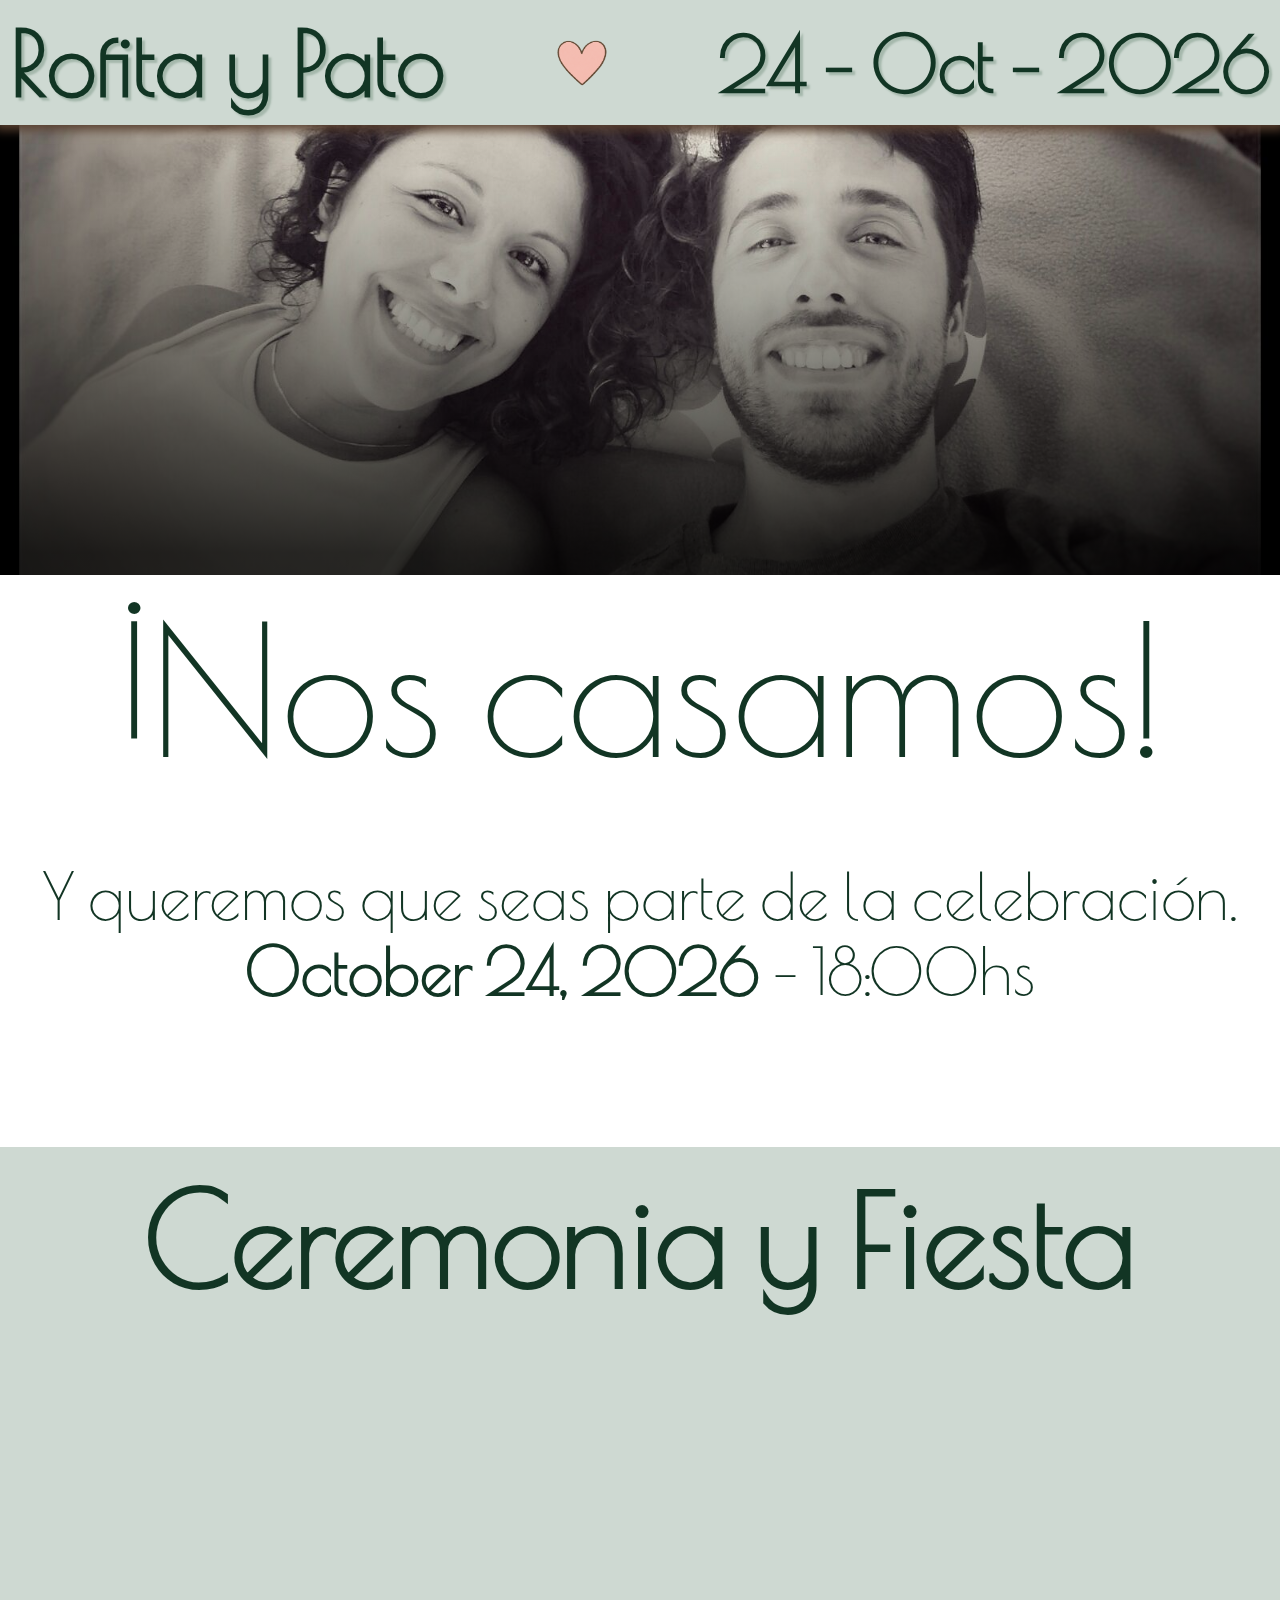
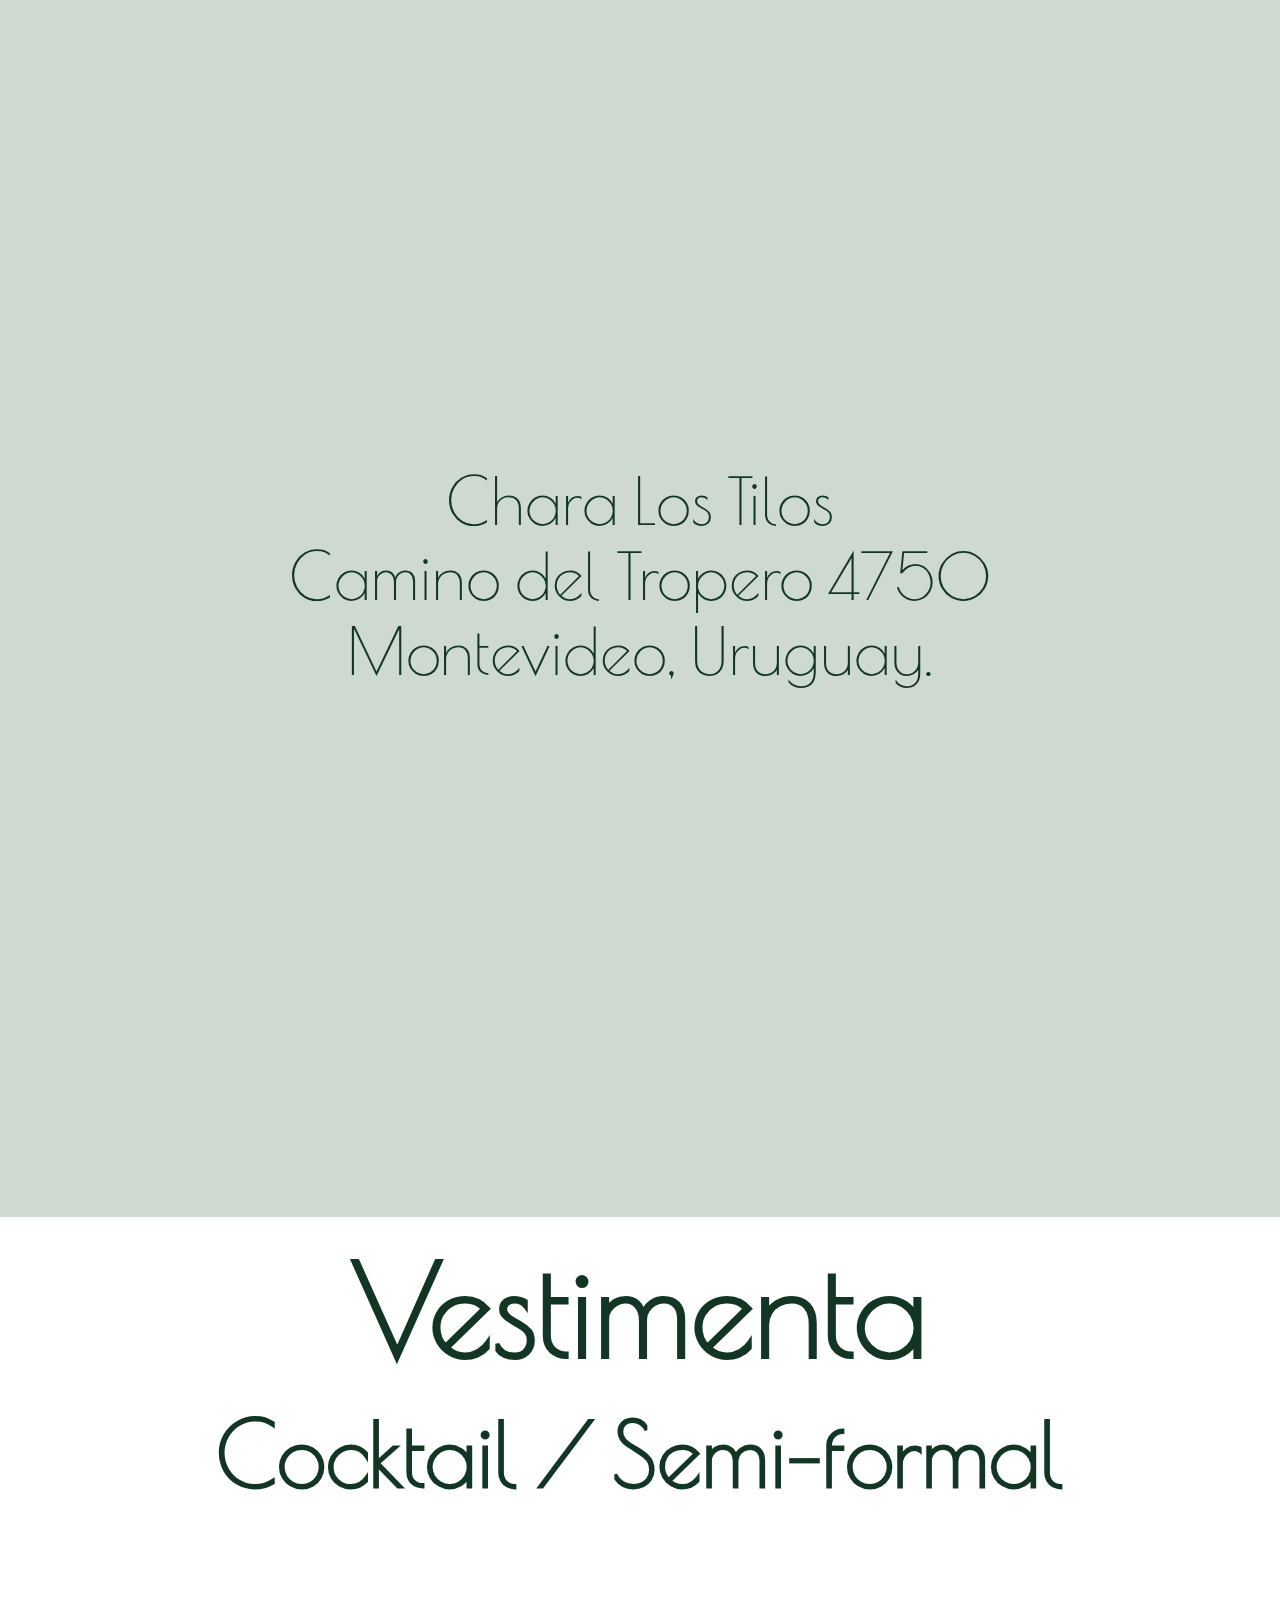
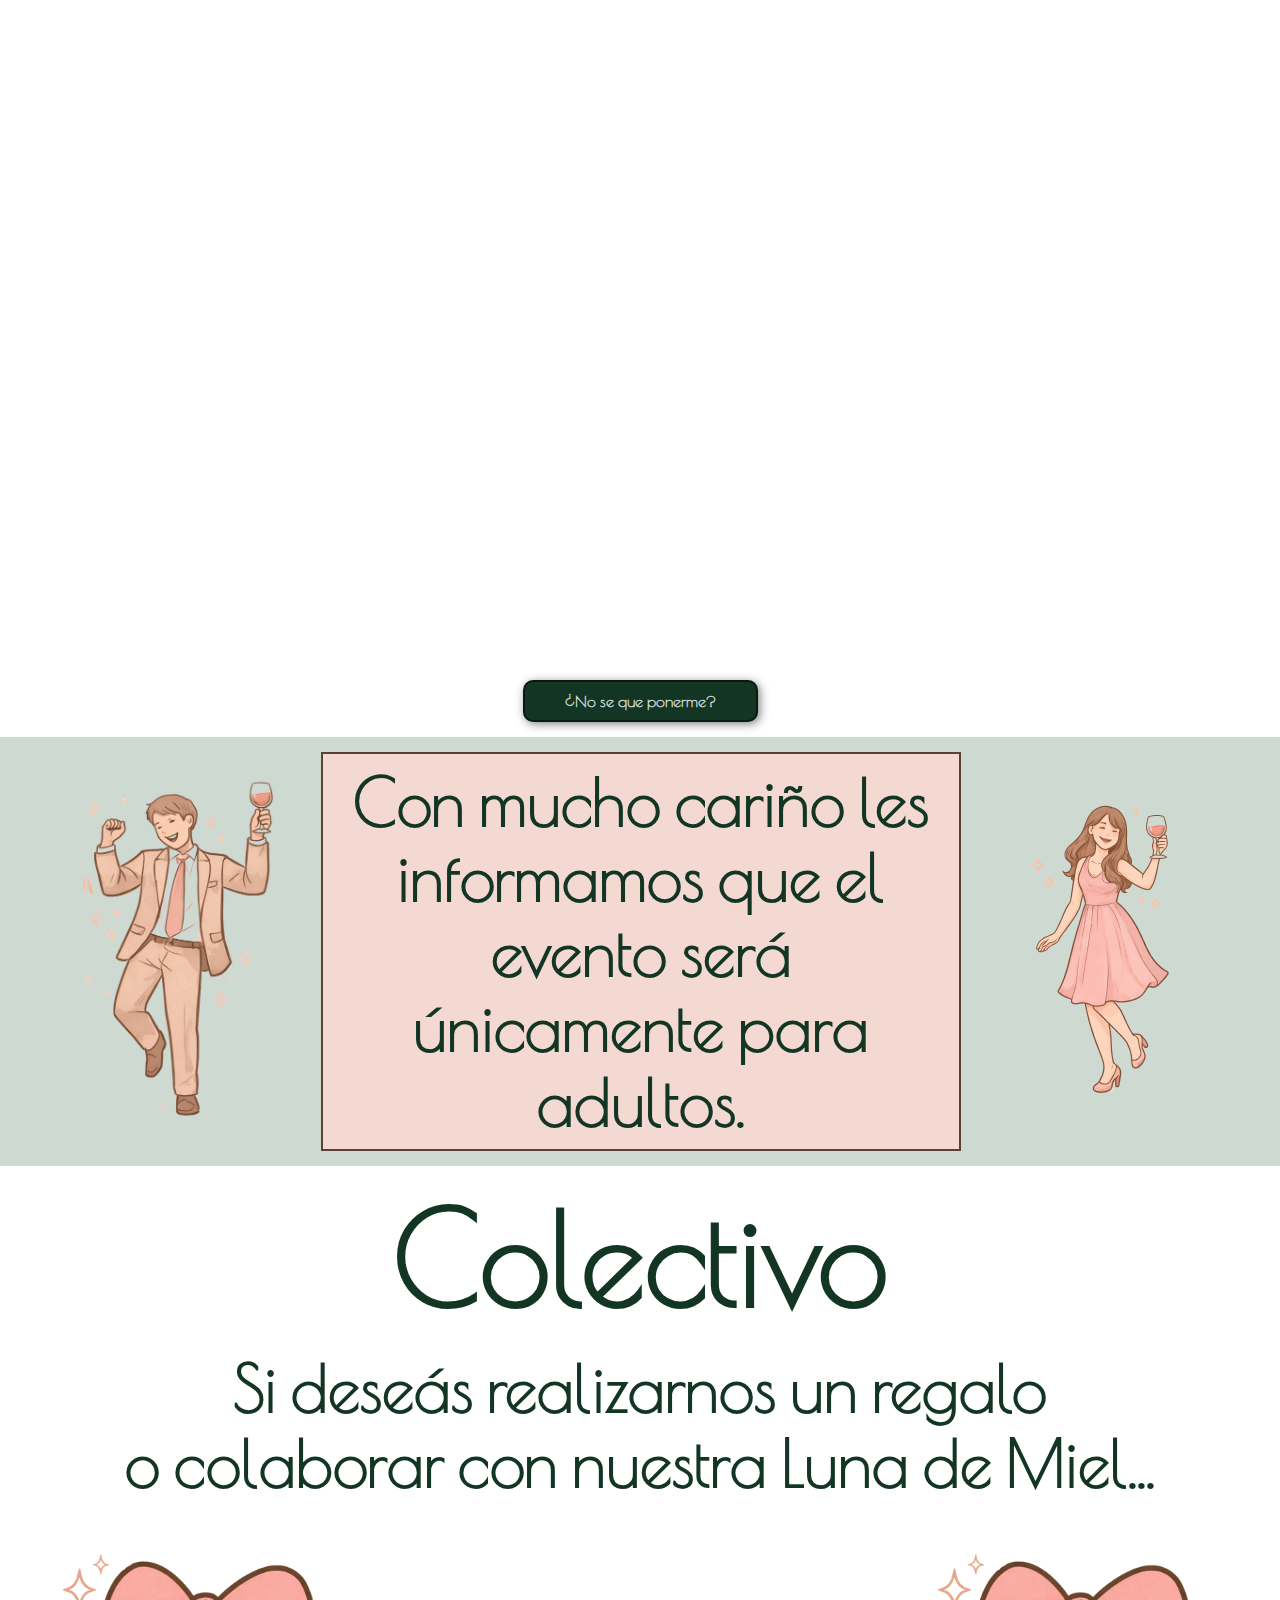
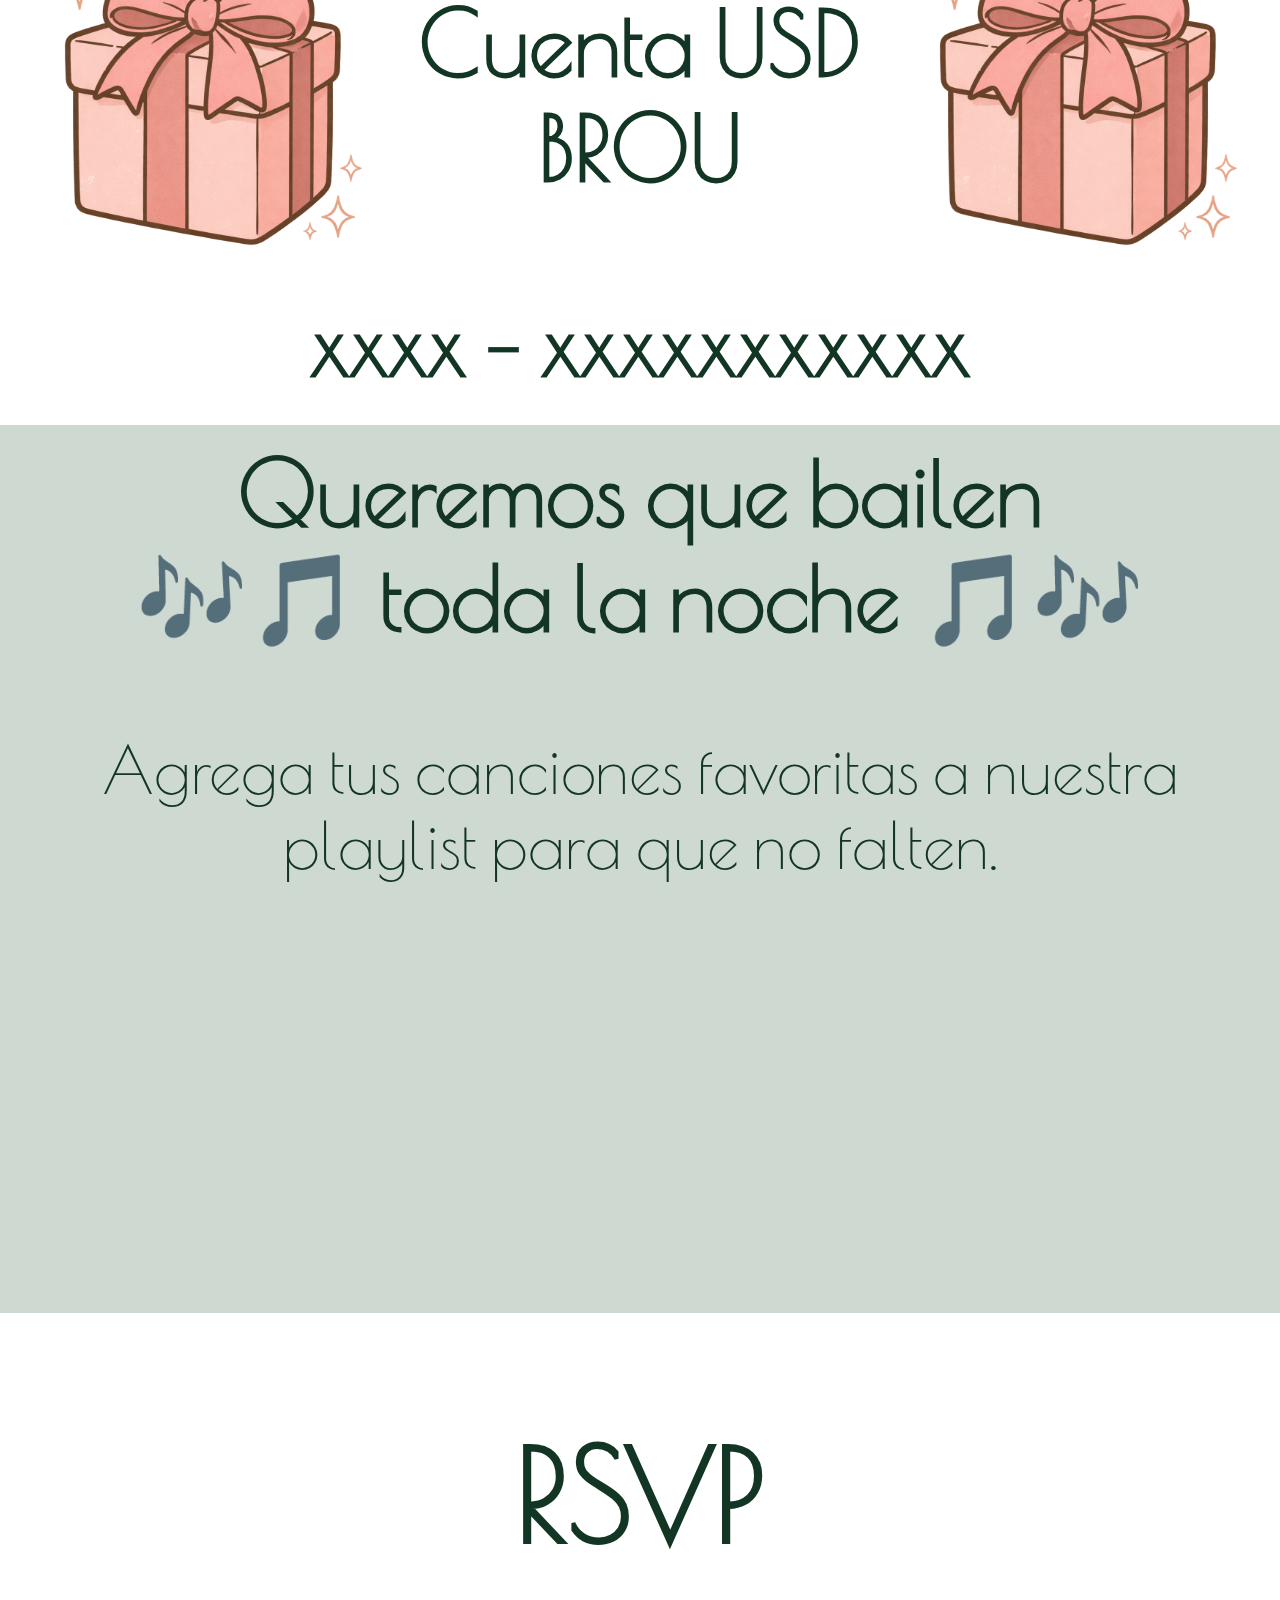
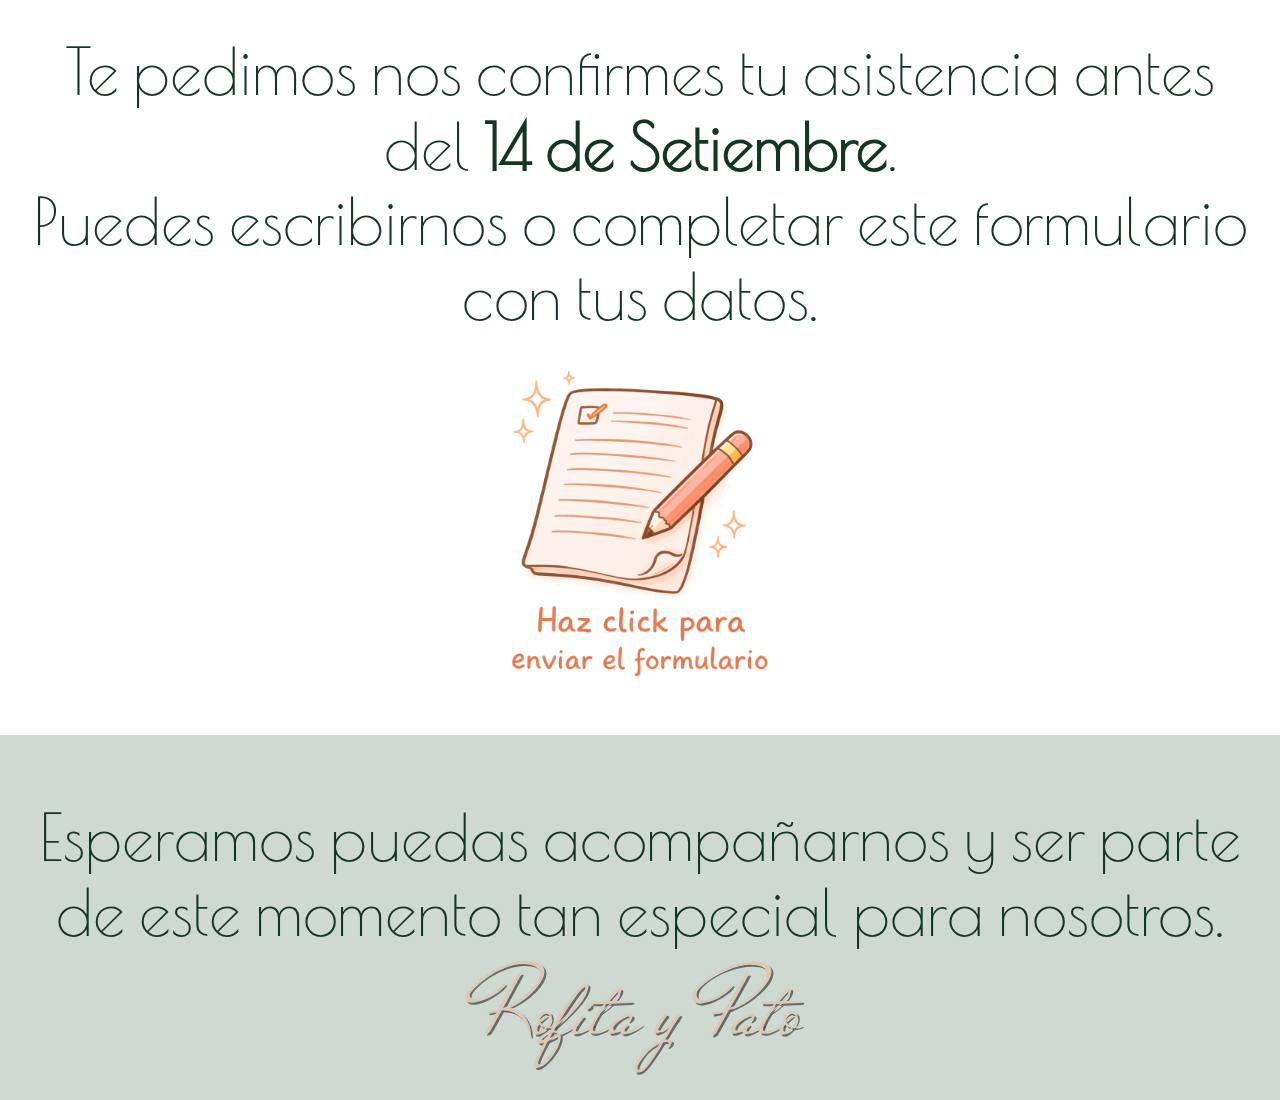
<file: index.html>
<!doctype html>
<html lang="en">

<head>
  <meta charset="utf-8" />
  <meta name="viewport" content="width=device-width,initial-scale=1" />
  <title>Wedding Invitation — [Names]</title>
  <link rel="stylesheet" type="text/css" href="style.css">
  <link rel="preconnect" href="https://fonts.googleapis.com">
  <link rel="preconnect" href="https://fonts.gstatic.com" crossorigin>
  <link href="https://fonts.googleapis.com/css2?family=Mr+De+Haviland&display=swap" rel="stylesheet">
  <link href="https://fonts.googleapis.com/css2?family=Poiret+One&display=swap" rel="stylesheet">
  <script src="utils.js" defer></script>
</head>

<body>
  <header>
    <div class="container">
      <h3 class="logo">Rofita y Pato</h3>
      <img id="cora" src="cora.png" class="headShake">
      <h4 class="fecha">24 - Oct - 2026</h4>
    </div>
  </header>

  <section id="nosotros-blancoynegro">
    <h1 class="nombres fade-in-text">Rofita y Pato</h1>
  </section>

  <section id="nos-casamos">

    <h1 class="poiret-one-regular">¡Nos casamos!</h1>

    <p>Y queremos que seas parte de la celebración.<br>
      <strong id="wdate">Octubre 24, 2026</strong> - 18:00hs
    </p>

    <div class="countdown" aria-live="polite" role="timer" title="Countdown to wedding"
      data-countdown="2026-10-24T18:00:00">
      <div class="cd-item animate">
        <div class="cd-num" id="days">--</div>
        <div class="cd-label">Dias</div>
      </div>
      <div class="cd-item animate">
        <div class="cd-num" id="hours">--</div>
        <div class="cd-label">Horas</div>
      </div>
      <div class="cd-item animate">
        <div class="cd-num" id="minutes">--</div>
        <div class="cd-label">Minutos</div>
      </div>
    </div>
  </section>

  <section id="ubicacion">
    <h2>Ceremonia y Fiesta</h2>
    <img id="los-tilos" src="tilos.jpeg" />
    <p>Chara Los Tilos<br>Camino del Tropero 4750<br>Montevideo, Uruguay.</p>

    <iframe id="mapa-img"
      src="https://www.google.com/maps/embed?pb=!1m18!1m12!1m3!1d3275.658153861353!2d-56.37135989999999!3d-34.81454130000001!2m3!1f0!2f0!3f0!3m2!1i1024!2i768!4f13.1!3m3!1m2!1s0x95a1d0854166c1b5%3A0xe8a22c7a58378835!2sLos%20Tilos!5e0!3m2!1ses!2sus!4v1767017715529!5m2!1ses!2sus"
      width="600" height="450" style="border:0;" allowfullscreen="" loading="lazy"
      referrerpolicy="no-referrer-when-downgrade"></iframe>
  </section>

  <section id="vestimenta">
    <h2>Vestimenta</h2>
    <h3>Cocktail / Semi-formal</h3>
    <div class="patos">
      <a class="pato-swing">
        <img id="patos-img" src="lola.jpeg" />
      </a>
      <a class="pato-swing">
        <img id="patos-img" src="cuack.jpeg" />
      </a>
    </div>
    <button onclick="window.location.href='vestimenta.html'">¿No se que ponerme?</button>
  </section>

  <section id="solo-adultos">
    <img id="hombre-baila" src="hombre-baila.png" />
    <p class="text-box">Con mucho cariño les informamos que el evento será únicamente para adultos.</p>
    <img id="mujer-baila" src="mujer-baila.png" />
    <div id="gif-popup">
      <img src="giphy.gif" alt="GIF especial">
    </div>
  </section>

  <section id="regalos">
    <h2>Colectivo</h2>
    <p>Si deseás realizarnos un regalo<br>o colaborar con nuestra Luna de Miel... </p>
    <div id="cuentas">
      <img id="regalo-left" src="caja-regalo.png" />
      <h3>Cuenta USD BROU</h3>
      <img id="regalo-right" src="caja-regalo.png" />
    </div>
    <h3>xxxx - xxxxxxxxxxx</h3>
  </section>

  <section id="playlist">
    <h3>Queremos que bailen<br>🎶🎵 toda la noche 🎵🎶</h3>
    <p>Agrega tus canciones favoritas a nuestra playlist para que no falten.</p>
    <iframe data-testid="embed-iframe" style="border-radius:12px" src="https://open.spotify.com/embed/playlist/2ao8VADzttiN3mSIvfvfzy?utm_source=generator" width="100%" height="352" frameBorder="0" allowfullscreen="" allow="autoplay; clipboard-write; encrypted-media; fullscreen; picture-in-picture" loading="lazy"></iframe>
  </section>

  <section id="rsvp">
    <h2>RSVP</h2>
    <p>Te pedimos nos confirmes tu asistencia antes del <b>14 de Setiembre</b>.<br>Puedes escribirnos o completar este formulario con tus datos.</p>
    <a class="form" href="https://docs.google.com/forms/d/e/1FAIpQLScRUPbW--csvz3JkRe1Rbudj_n-g8aUnfjLVj1grb3Ectc1Pg/viewform?usp=sharing&ouid=114235544272346875954">
        <img id="formulario" src="formulario.png" />
      </a>
  </section>

  <section id="despedida">
    <p>Esperamos puedas acompañarnos y ser parte de este momento tan especial para nosotros.</p>
    <h1 class="nombres">Rofita y Pato</h1>
  </section>

  <script>
    // --- Countdown logic (editable by changing data-countdown on the .countdown element) ---
    (function () {
      const countdownEl = document.querySelector('[data-countdown]');
      if (!countdownEl) return;
      const targetISO = countdownEl.getAttribute('data-countdown');
      const targetDate = new Date(targetISO);
      const daysEl = document.getElementById('days');
      const hoursEl = document.getElementById('hours');
      const minutesEl = document.getElementById('minutes');
      const secondsEl = document.getElementById('seconds');
      const wdate = document.getElementById('wdate');
      if (wdate) wdate.textContent = targetDate.toLocaleDateString(undefined, { year: 'numeric', month: 'long', day: 'numeric' });

      function update() {
        const now = new Date();
        let diff = Math.max(0, targetDate - now);
        const sec = Math.floor(diff / 1000) % 60;
        const min = Math.floor(diff / 1000 / 60) % 60;
        const hr = Math.floor(diff / 1000 / 60 / 60) % 24;
        const day = Math.floor(diff / 1000 / 60 / 60 / 24);
        daysEl.textContent = String(day).padStart(2, '0');
        hoursEl.textContent = String(hr).padStart(2, '0');
        minutesEl.textContent = String(min).padStart(2, '0');
        secondsEl.textContent = String(sec).padStart(2, '0');

        if (diff <= 0) {
          // event started — change message
          countdownEl.innerHTML = '<div style="padding:14px; font-weight:700; color:var(--accent)">Today is the day — welcome!</div>';
          clearInterval(tInt);
        }
      }
      update();
      const tInt = setInterval(update, 1000);
    })();

  </script>
</body>

</html>
</file>
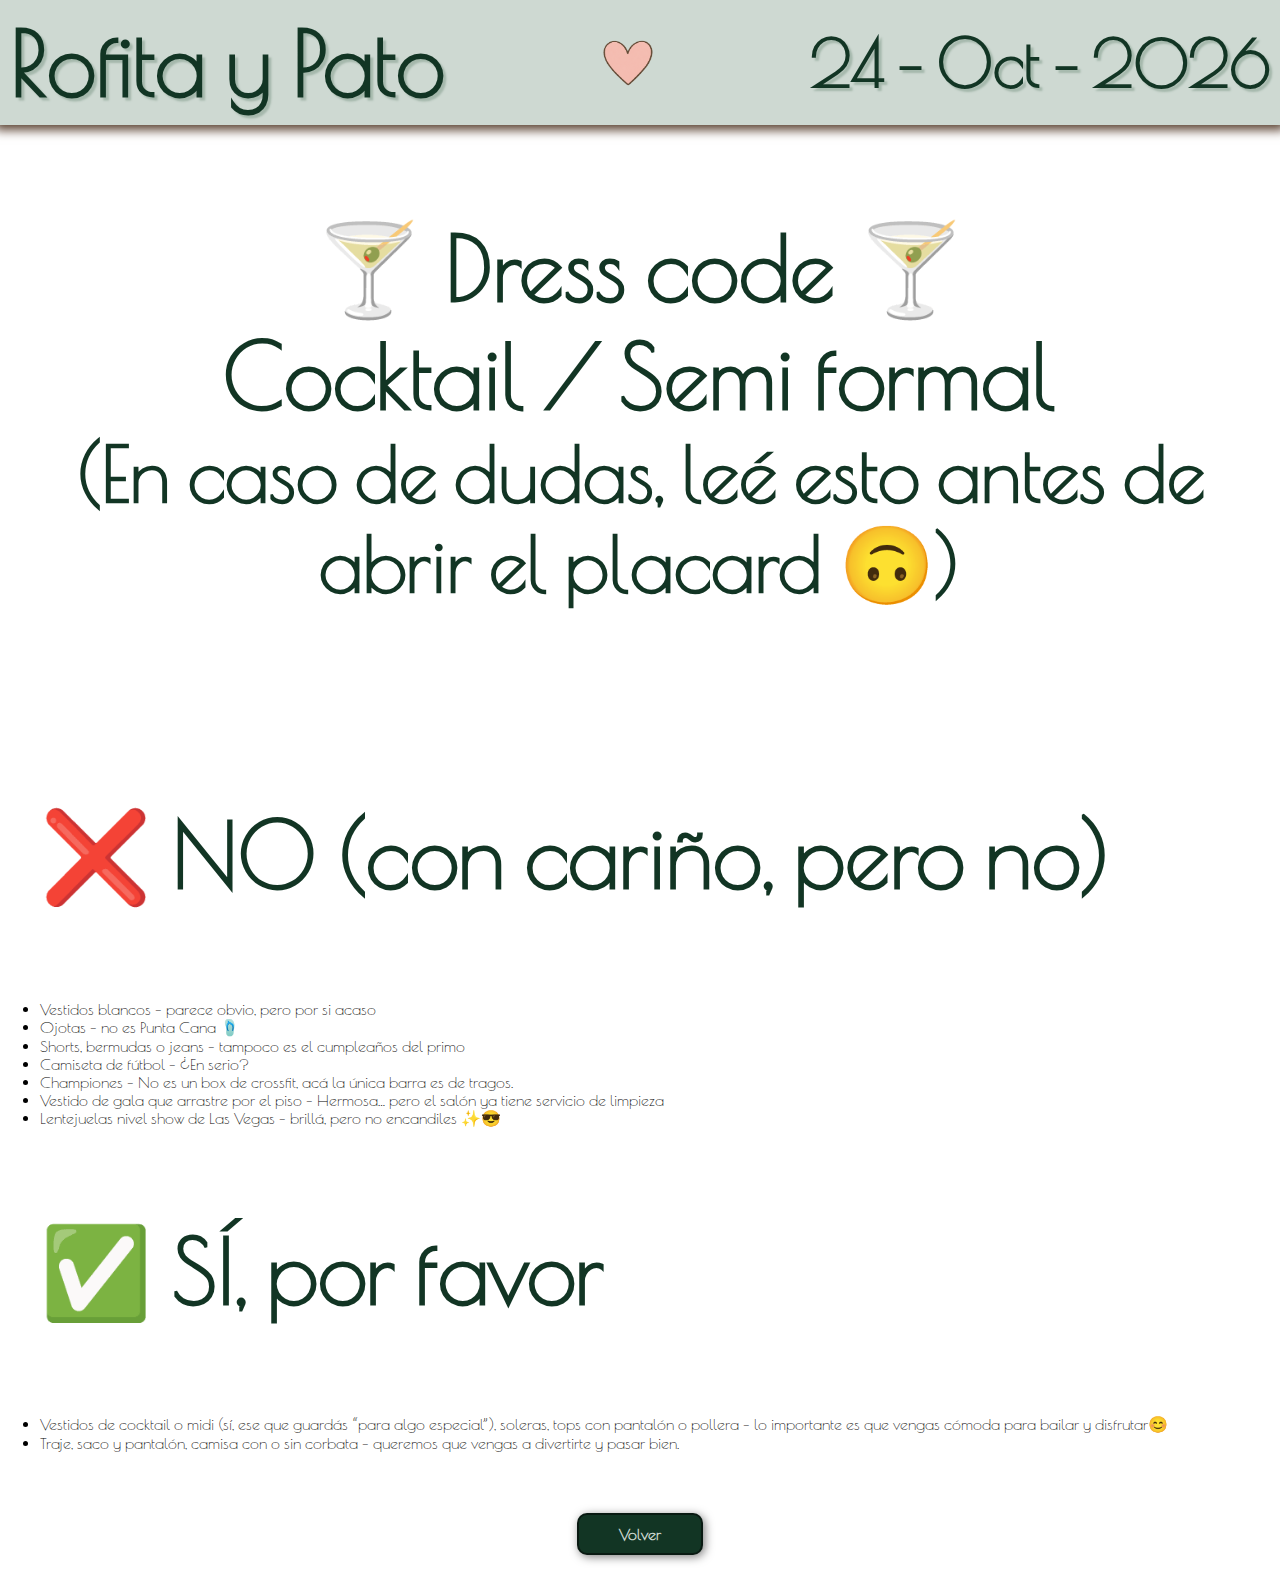
<file: vestimenta.html>
<!doctype html>
<html lang="en">

<head>
  <meta charset="utf-8" />
  <meta name="viewport" content="width=device-width,initial-scale=1" />
  <title>Wedding Invitation — [Names]</title>
  <link rel="stylesheet" type="text/css" href="style.css">
  <link rel="preconnect" href="https://fonts.googleapis.com">
  <link rel="preconnect" href="https://fonts.gstatic.com" crossorigin>
  <link href="https://fonts.googleapis.com/css2?family=Mr+De+Haviland&display=swap" rel="stylesheet">
  <link href="https://fonts.googleapis.com/css2?family=Poiret+One&display=swap" rel="stylesheet">
  <script src="utils.js" defer></script>
</head>

<body>
  <header>
    <div class="container">
      <h3 class="logo">Rofita y Pato</h3>
      <img id="cora" src="cora.png" class="headShake">
      <p class="fecha">24 - Oct - 2026</p>
    </div>
  </header>
  <section id="titulo">
    <h3>🍸 Dress code 🍸<br>Cocktail / Semi formal </h3>
    <h4>(En caso de dudas, leé esto antes de abrir el placard 🙃)</h4>
  </section>

  <section>
    <ul>
      <h3>❌ NO (con cariño, pero no)</h3>

      <li>Vestidos blancos – parece obvio, pero por si acaso
      </li>
      <li>
        Ojotas – no es Punta Cana 🩴
      </li>
      <li>
        Shorts, bermudas o jeans – tampoco es el cumpleaños del primo
      </li>
      <li>
        Camiseta de fútbol – ¿En serio?
      </li>
      <li>
        Championes – No es un box de crossfit, acá la única barra es de tragos.
      </li>
      <li>
        Vestido de gala que arrastre por el piso – Hermosa… pero el salón ya tiene servicio de limpieza
      </li>
      <li>
        Lentejuelas nivel show de Las Vegas – brillá, pero no encandiles ✨😎
      </li>
    </ul>

    <ul>
      <h3>✅ SÍ, por favor</h3>

      <li>
        Vestidos de cocktail o midi (sí, ese que guardás “para algo especial”), soleras, tops con pantalón o pollera –
        lo importante es que vengas cómoda para bailar y disfrutar😊
      </li>
      <li>
        Traje, saco y pantalón, camisa con o sin corbata – queremos que vengas a divertirte y pasar bien.
      </li>

    </ul>
  </section>

  <section id="volver">
    <button onclick="history.back()">Volver</button>
  </section>

</body>

</html>
</file>
<file: style.css>
* {
  box-sizing: border-box
}

body {
  padding: 0;
  margin: 0;
  background: linear-gradient(180deg, var(--bg), #f7d2d2);
  font-family: "Poiret One", sans-serif;
}

h1 {
  font-size: 14vw;
  color: #123524;
}

h2 {
  font-size: 10vw;
  color: #123524;
}

h3 {
  font-size: 7vw;
  color: #123524;
}

h4 {
  font-size: 6vw;
  color: #123524;
}

p {
  font-size: 5vw;
  color: #123524;
}

.container {
  max-width: 1400px;
  margin: auto;
}

header {
  background-color: #CED9D2;
  position: sticky;
  top: 0;
  z-index: 9999;
  box-shadow: 0 0 10px 5px #5A4130;
}

header .container {
  display: flex;
  justify-content: space-between;
  width: 100%;
  align-items: center;
  flex-direction: row;
}

header .logo {
  margin: 0;
  padding: 10px;
  font-weight: bold;
  text-shadow: 3px 3px 2px #a5b8ac;
}

header #cora {
  width: 5vw;
  animation: headShake 5s infinite;
}

header .fecha {
  margin: 0;
  padding: 10px;
  font-weight: bold;
  text-shadow: 3px 3px 2px #a5b8ac;

}

#nosotros-blancoynegro {
  background-image: linear-gradient(0deg,
      rgba(0, 0, 0, 0.8) 5%,
      rgba(0, 0, 0, 0) 100%), url("nosotros.jpg");
  background-size: cover;
  background-repeat: no-repeat;
  background-position: center center;
  height: 50vh;
  display: flex;
  align-items: center;
  justify-content: end;
  text-align: center;
  flex-direction: column;
  padding: 0;
  margin: 0;
}

.nombres {
  font-family: "Mr De Haviland";
  color: #DCC8B4;
  font-size: 6em;
  padding-bottom: 10px;
  font-weight: normal;
  margin: 0;
  text-shadow: 2px 2px rgba(0, 0, 0, 0.5);
}

.poiret-one-regular {
  padding: 0;
  margin: 0;
  display: flex;
  align-items: center;
  justify-content: end;
  text-align: center;
  flex-direction: column;
  font-family: "Poiret One", sans-serif;
  font-weight: 400;
  font-style: normal;
}

.countdown {
  display: flex;
  gap: 25px;
  align-items: center;
  flex-wrap: wrap;
}

.cd-item {
  opacity: 0;
  background: #F3D9D2;
  padding: 12px 14px;
  border-radius: 10px;
  min-width: 84px;
  text-align: center;
  box-shadow: 5px 5px 3px #5A4130
}

.cd-is-visible {
  animation: pop-in 1.5s cubic-bezier(0.38, 0.97, 0.56, 0.76) forwards;
}

.cd-num {
  font-size: 20px;
  font-weight: 700;
  color: var(--accent)
}

.cd-label {
  font-size: 12px;
  color: var(--muted);
  margin-top: 4px
}

.cd-item:nth-child(1) {
  animation-delay: 0.5s;
}

.cd-item:nth-child(2) {
  animation-delay: 1s;
}

.cd-item:nth-child(3) {
  animation-delay: 1.5s;
}

@keyframes pop-in {
  0% {
    opacity: 0;
    transform: scale(0.1);
  }

  60% {
    opacity: 1;
    transform: scale(1.1);
  }

  100% {
    opacity: 1;
    transform: scale(1);
  }
}

.fade-in-text {
  opacity: 0;
  transform: translateY(-30px);
  animation: fadeIn 2s ease-in forwards;
}

@keyframes fadeIn {
  from {
    opacity: 0;
  }

  to {
    opacity: 1;
    transform: translateY(0px);
  }
}

#nos-casamos {
  padding: 10px;
  margin: 0;
  display: flex;
  align-items: center;
  justify-content: end;
  text-align: center;
  flex-direction: column;
}

#ubicacion {
  padding: 15px;
  padding-top: 0%;
  margin: 0;
  display: flex;
  align-items: center;
  justify-content: end;
  text-align: center;
  flex-direction: column;
  background-color: #CED9D2;
}

#ubicacion h2,
#vestimenta h2,
#regalos h2 {
  margin: 17px;
}

#los-tilos,
#mapa-img {
  width: 80%;
  border: 2px solid #5A4130;
  box-shadow: 10px 10px 5px #aaaaaa;
  opacity: 0;

}

.scale-in-center {
  animation: scale-in-center 0.5s cubic-bezier(0.250, 0.460, 0.450, 0.940) both;
}

@keyframes scale-in-center {
  0% {
    transform: scale(0);
    opacity: 1;
  }

  100% {
    transform: scale(1);
    opacity: 1;
  }
}




@keyframes headShake {
  from {
    transform: scale3d(1, 1, 1);
  }

  4% {
    transform: scale3d(1.25, 0.75, 1);
  }

  5% {
    transform: scale3d(0.75, 1.25, 1);
  }

  7.5% {
    transform: scale3d(1.15, 0.85, 1);
  }

  9% {
    transform: scale3d(.95, 1.05, 1);
  }

  11% {
    transform: scale3d(1.05, .95, 1);
  }

  15% {
    transform: scale3d(1, 1, 1);
  }
}

.rubberBand {
  animation-name: rubberBand;
}

#vestimenta {
  padding: 15px;
  padding-top: 0;
  margin: 0;
  display: flex;
  align-items: center;
  justify-content: end;
  text-align: center;
  flex-direction: column;
}

#vestimenta h3 {
  padding: 0;
  margin: 0;
  padding-bottom: 15px;
}

#vestimenta button {
  font-family: "Poiret One", sans-serif;
  font-weight: bold;
  margin-top: 3vh;
  font-size: 1em;
  padding: 10px 40px;
  border-radius: 10px;
  border: 2px solid rgba(0, 0, 0, 0.5);
  box-shadow: 2px 2px 10px rgba(0, 0, 0, 0.5);
  color: #CED9D2;
  background-color: #123524;
  text-align: center;
}

.patos {
  display: flex;
  align-items: center;
  justify-content: end;
  text-align: center;
  flex-direction: row;
}

.pato-swing {
  opacity: 0;
}

.pato-swing:nth-child(2) {
  animation-delay: 0.5s;
}

#patos-img {
  width: 80%;
  border: 2px solid #5A4130;
  box-shadow: 10px 10px 5px #aaaaaa;
}

.swing-in-top-fwd {
  animation: swing-in-top-fwd 2.5s cubic-bezier(0.175, 0.885, 0.320, 1.275) both;
}

@keyframes swing-in-top-fwd {
  0% {
    transform: rotateX(-100deg);
    transform-origin: top;
    opacity: 0;
  }

  100% {
    transform: rotateX(0deg);
    transform-origin: top;
    opacity: 1;
  }
}

#solo-adultos {
  background-color: #CED9D2;
  padding-top: 0;

  margin: 0;
  display: flex;
  align-items: center;
  justify-content: center;
  text-align: center;
  flex-direction: row;
}

.text-box {
  border: 2px solid #5A4130;
  /* Adds a solid border */
  padding: 10px;
  /* Adds space between the text and the border */
  margin: 15px;
  /* Adds space outside the border */
  background-color: #F3D9D2;
  /* Adds a light background color */
  width: 50vw;
  /* Sets the width of the box */
  font-weight: bold;
  /* You can add more styles like border-radius for rounded corners */
}

#hombre-baila,
#mujer-baila, #formulario {
  height: 30vw;
}

#regalos {
  padding: 15px;
  padding-top: 0;

  margin: 0;
  display: flex;
  align-items: center;
  justify-content: end;
  text-align: center;
  flex-direction: column;
}

#regalos p,
#regalos h3 {
  font-weight: bold;
  padding: 0;
  margin: 0;
  padding-bottom: 15px;
}

#cuentas {
  display: flex;
  align-items: center;
  justify-content: center;
  text-align: center;
  flex-direction: row;
}

#regalo-left {
  width: 30%;
}

#regalo-right {
  width: 30%;
}

.animacion-regalo {
  animation: shake-bottom 3s cubic-bezier(0.455, 0.030, 0.515, 0.955) both infinite;
}

@keyframes shake-bottom {

  30%,
  80% {
    transform: rotate(0deg);
    transform-origin: 50% 100%;
    opacity: 1;
  }

  35% {
    transform: rotate(2deg);
  }

  40%,
  50%,
  60% {
    transform: rotate(-4deg);
  }

  45%,
  55%,
  65% {
    transform: rotate(4deg);
  }

  70% {
    transform: rotate(-2deg);
  }

  75% {
    transform: rotate(2deg);
  }
}

#playlist {
  background-color: #CED9D2;
  padding: 15px;
  padding-top: 0;

  margin: 0;
  display: flex;
  align-items: center;
  justify-content: end;
  text-align: center;
  flex-direction: column;
}

#playlist h3 {
  font-weight: bold;
  padding: 15px;
  margin: 0;
}

#rsvp {
  padding: 15px;
  padding-top: 0;

  margin: 0;
  display: flex;
  align-items: center;
  justify-content: end;
  text-align: center;
  flex-direction: column;
}

#rsvp h2, #rsvp p{
  padding-bottom: 0px;
  margin-bottom: 0;
}


#despedida {
  padding: 15px;
  padding-top: 0;
  background-color: #CED9D2;
  margin: 0;
  display: flex;
  align-items: center;
  justify-content: end;
  text-align: center;
  flex-direction: column;
}

#despedida p{
  padding-bottom: 0px;
  margin-bottom: 0;
}

button {
  display: flex;
  /* Enables Flexbox layout */
  align-items: center;
  /* Centers content vertically */
  justify-content: center;
  /* Centers content horizontally */
  padding: 10px 20px;
}

#titulo {
  display: flex;
  align-items: center;
  justify-content: space-between;
  text-align: center;
  flex-direction: column;
}

#titulo h3 {
  padding: 0%;
  margin-bottom: 0;
}

#titulo h4 {
  padding: 0%;
  margin-top: 0;
}

#volver {
  display: flex;
  align-items: center;
  justify-content: center;
  flex-direction: column;
  margin: 15px;
}

#volver button {
  font-family: "Poiret One", sans-serif;
  font-weight: bold;
  margin-top: 5vh;
  font-size: 1em;
  padding: 10px 40px;
  border-radius: 10px;
  border: 2px solid rgba(0, 0, 0, 0.5);
  box-shadow: 2px 2px 10px rgba(0, 0, 0, 0.5);
  color: #CED9D2;
  background-color: #123524;
  text-align: center;
}

#gif-popup {
  position: fixed;
  top: 0;
  left: 0;
  width: 100vw;
  height: 100vh;

  display: none;
  align-items: center;
  justify-content: center;

  background: rgba(0, 0, 0, 0.4); /* fondo oscuro */
  z-index: 9999;
}

#gif-popup img {
  width: 300px;
  max-width: 80%;
}
</file>
